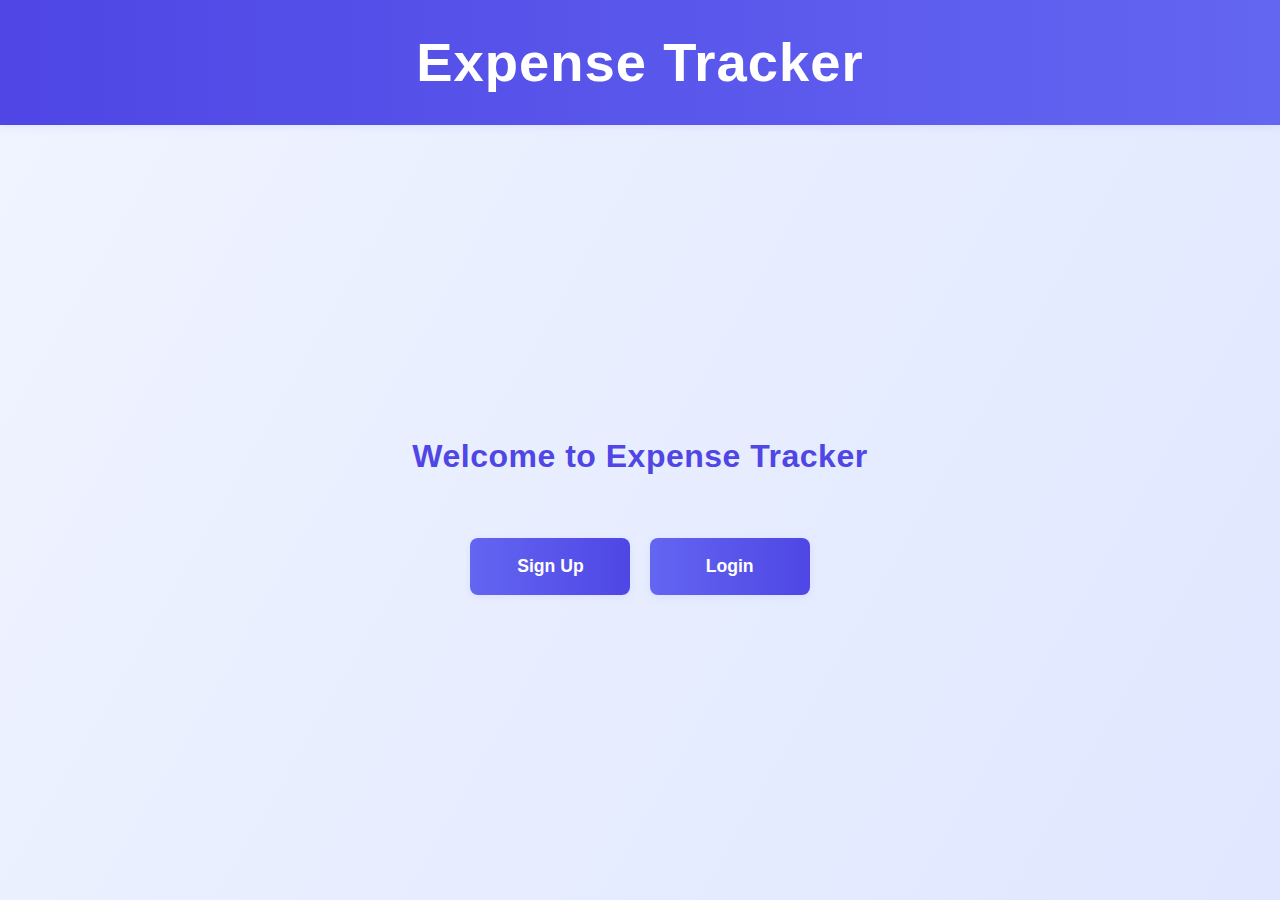
<file: index.html>
<!DOCTYPE html>
<html lang="en">
<head>
  <meta charset="UTF-8" />
  <title>Expense Tracker App</title>
  <meta name="viewport" content="width=device-width, initial-scale=1.0" />
  <link rel="stylesheet" href="common/header/header.css" />
  <style>
    html, body {
      height: 100vh;
      margin: 0;
      padding: 0;
      font-family: 'Segoe UI', Arial, sans-serif;
      background: linear-gradient(120deg, #f0f4ff 0%, #e0e7ff 100%);
    }
    body {
      min-height: 100vh;
      display: flex;
      flex-direction: column;
    }
    .header {
      flex-shrink: 0;
    }
    main {
      flex: 1 0 auto;
      display: flex;
      flex-direction: column;
      align-items: center;
      justify-content: center;
      background: transparent;
    }
    .button-row {
      display: flex;
      gap: 1.2rem;
      justify-content: center;
      margin-top: 1.5rem;
    }
    .main-btn {
      width: 160px;
      padding: 0.9rem 0;
      background: linear-gradient(90deg, #6366f1 0%, #4f46e5 100%);
      color: #fff;
      border-radius: 8px;
      text-decoration: none;
      font-weight: 600;
      font-size: 1.1rem;
      transition: background 0.2s;
      box-shadow: 0 2px 8px rgba(99, 102, 241, 0.10);
      text-align: center;
      border: none;
      display: inline-block;
    }
    .main-btn:hover {
      background: linear-gradient(90deg, #4f46e5 0%, #6366f1 100%);
    }
    h2 {
      color: #4f46e5;
      font-size: 2rem;
      font-weight: 700;
      margin-bottom: 2rem;
      letter-spacing: 0.5px;
    }
  </style>
</head>
<body>
  <div class="header">
    <h1>Expense Tracker</h1>
  </div>
  <main>
    <h2>Welcome to Expense Tracker</h2>
    <div class="button-row">
      <a href="/signup" class="main-btn">Sign Up</a>
      <a href="/login" class="main-btn">Login</a>
    </div>
  </main>
</body>
</html>
</file>
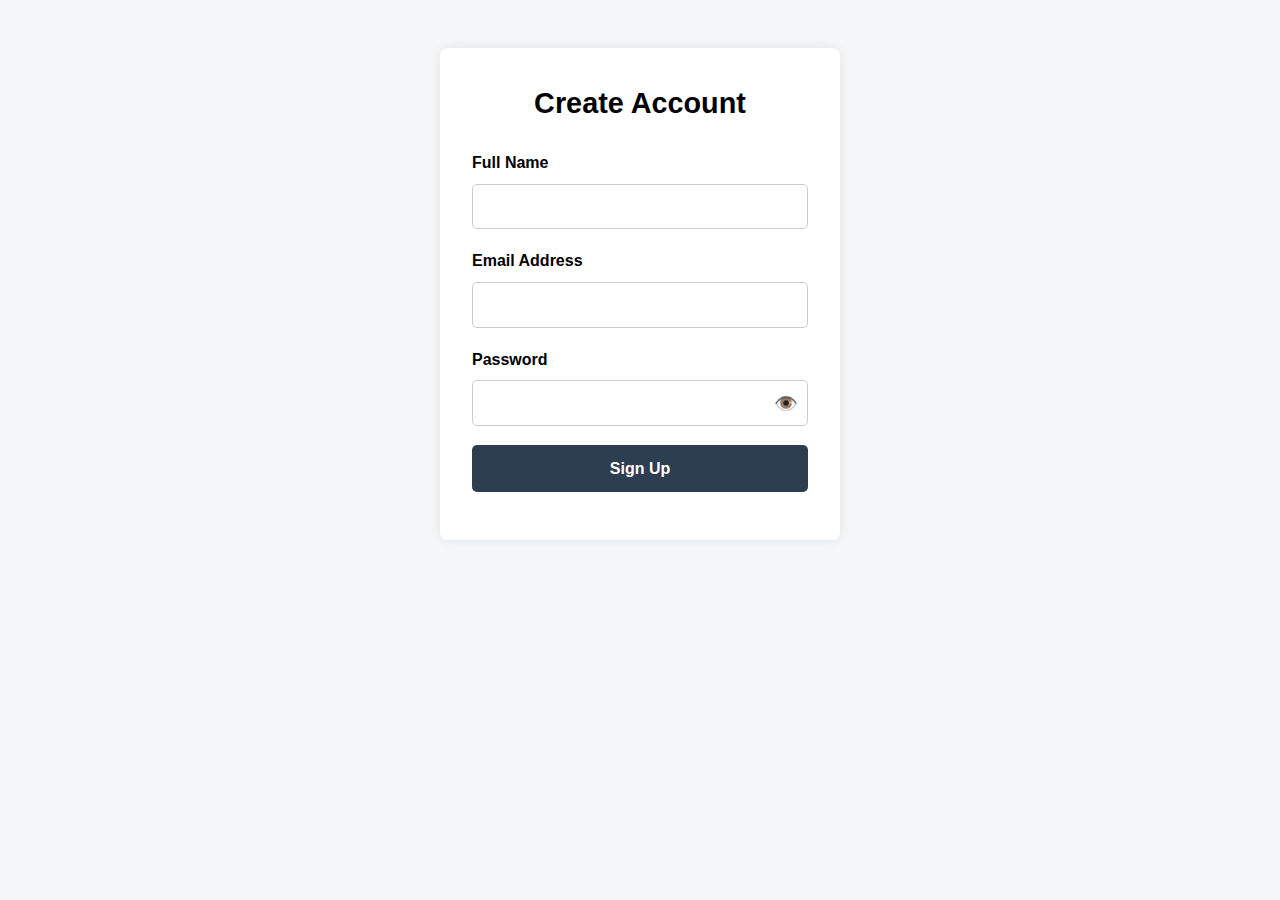
<file: signup.html>
<!DOCTYPE html>
<html lang="en">
<head>
  <meta charset="UTF-8" />
  <title>Signup - Expense Tracker</title>
  <link rel="stylesheet" href="styles/signup.css" />
  <meta name="viewport" content="width=device-width, initial-scale=1.0" />
</head>
<body>
  <!-- Header will be loaded dynamically -->
  <main class="signup-container">
    <form id="signup-form">
      <h2>Create Account</h2>

      <div class="form-group">
        <label for="name">Full Name</label>
        <input type="text" id="name" required />
      </div>

      <div class="form-group">
        <label for="email">Email Address</label>
        <input type="email" id="email" required />
      </div>

      <div class="form-group">
        <label for="password">Password</label>
        <div class="password-field">
          <input type="password" id="password" required />
          <button type="button" id="togglePassword">👁️</button>
        </div>
      </div>

      <button type="submit">Sign Up</button>
      <p class="message" id="signup-message"></p>
    </form>
  </main>
  <!-- Footer will be loaded dynamically -->

  <script src="js/layout.js"></script>
  <script src="js/signup.js"></script>
</body>
</html>
</file>
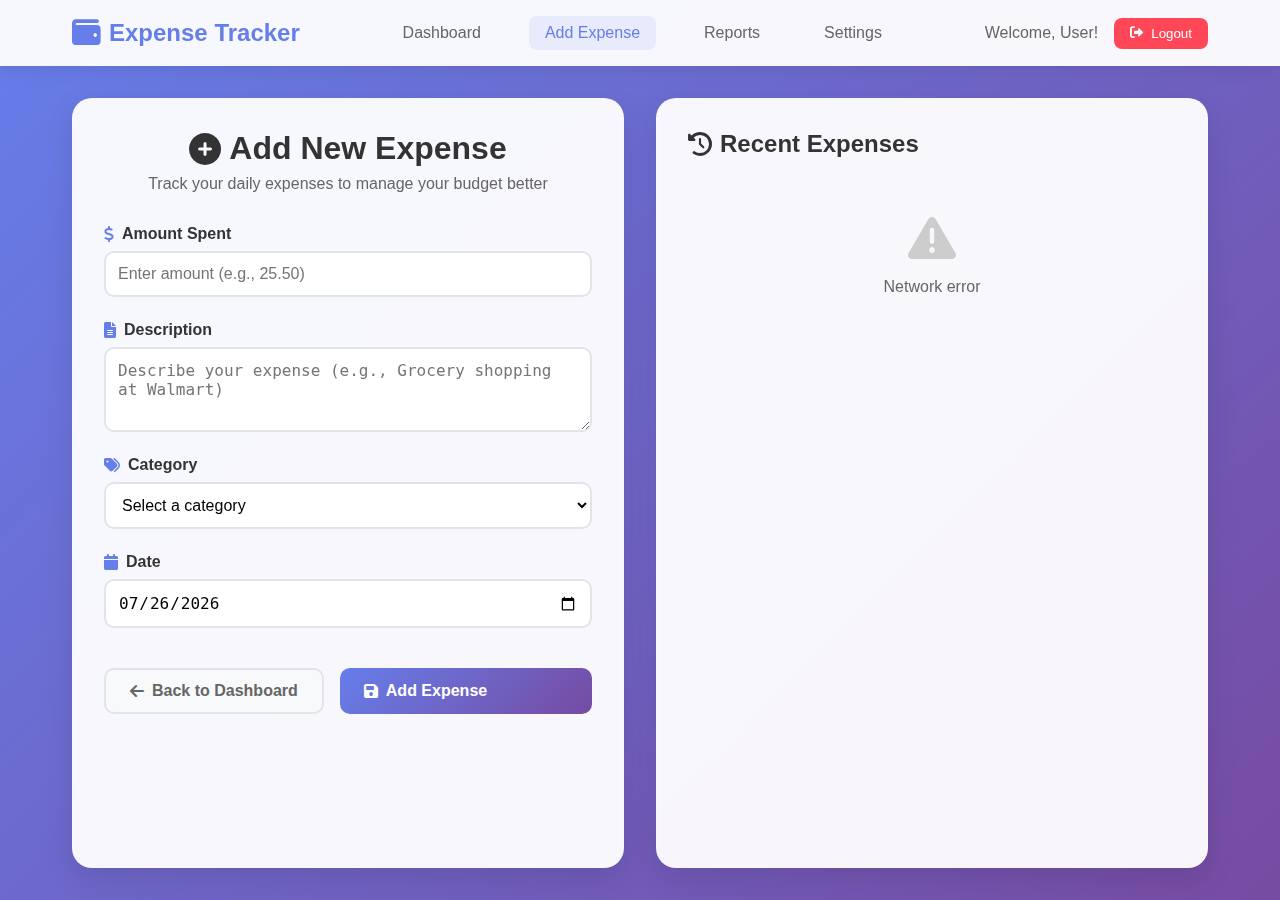
<file: pages/add-expense/add-expense.html>
<!DOCTYPE html>
<html lang="en">
<head>
    <meta charset="UTF-8">
    <meta name="viewport" content="width=device-width, initial-scale=1.0">
    <title>Add Expense - Expense Tracker</title>
    <link rel="stylesheet" href="/pages/add-expense/add-expense.css">
    <link href="https://cdnjs.cloudflare.com/ajax/libs/font-awesome/6.0.0/css/all.min.css" rel="stylesheet">
</head>
<body>
    <div class="container">
        <!-- Header -->
        <header class="header">
            <div class="header-content">
                <h1 class="logo">
                    <i class="fas fa-wallet"></i>
                    Expense Tracker
                </h1>
                <nav class="nav">
                    <a href="/home" class="nav-link">Dashboard</a>
                    <a href="/add-expense" class="nav-link active">Add Expense</a>
                    <a href="#" class="nav-link">Reports</a>
                    <a href="#" class="nav-link">Settings</a>
                </nav>
                <div class="user-menu">
                    <span class="user-name">Welcome, User!</span>
                    <button class="logout-btn" onclick="logout()">
                        <i class="fas fa-sign-out-alt"></i>
                        Logout
                    </button>
                </div>
            </div>
        </header>

        <!-- Main Content -->
        <main class="main-content">
            <div class="form-container">
                <div class="form-header">
                    <h2><i class="fas fa-plus-circle"></i> Add New Expense</h2>
                    <p>Track your daily expenses to manage your budget better</p>
                </div>

                <form id="expense-form" class="expense-form">
                    <div class="form-group">
                        <label for="amount">
                            <i class="fas fa-dollar-sign"></i>
                            Amount Spent
                        </label>
                        <input
                            type="number"
                            id="amount"
                            name="amount"
                            step="0.01"
                            min="0"
                            required
                            placeholder="Enter amount (e.g., 25.50)"
                        >
                    </div>

                    <div class="form-group">
                        <label for="description">
                            <i class="fas fa-file-alt"></i>
                            Description
                        </label>
                        <textarea
                            id="description"
                            name="description"
                            required
                            placeholder="Describe your expense (e.g., Grocery shopping at Walmart)"
                            rows="3"
                        ></textarea>
                    </div>

                    <div class="form-group">
                        <label for="category">
                            <i class="fas fa-tags"></i>
                            Category
                        </label>
                        <select id="category" name="category" required>
                            <option value="">Select a category</option>
                            <option value="Food">Food & Dining</option>
                            <option value="Transportation">Transportation</option>
                            <option value="Shopping">Shopping</option>
                            <option value="Entertainment">Entertainment</option>
                            <option value="Healthcare">Healthcare</option>
                            <option value="Education">Education</option>
                            <option value="Utilities">Utilities</option>
                            <option value="Salary">Salary/Income</option>
                            <option value="Other">Other</option>
                        </select>
                    </div>

                    <div class="form-group">
                        <label for="date">
                            <i class="fas fa-calendar"></i>
                            Date
                        </label>
                        <input
                            type="date"
                            id="date"
                            name="date"
                            required
                            value=""
                        >
                    </div>

                    <div class="form-actions">
                        <button type="button" class="btn-secondary" onclick="goBack()">
                            <i class="fas fa-arrow-left"></i>
                            Back to Dashboard
                        </button>
                        <button type="submit" class="btn-primary">
                            <i class="fas fa-save"></i>
                            Add Expense
                        </button>
                    </div>
                </form>

                <div id="message" class="message"></div>
            </div>

            <!-- Recent Expenses Section -->
            <div class="recent-expenses">
                <h3><i class="fas fa-history"></i> Recent Expenses</h3>
                <div id="expenses-list" class="expenses-list">
                    <!-- Expenses will be loaded here -->
                </div>
            </div>
        </main>
    </div>

    <script src="/pages/add-expense/add-expense.js"></script>
</body>
</html>
</file>
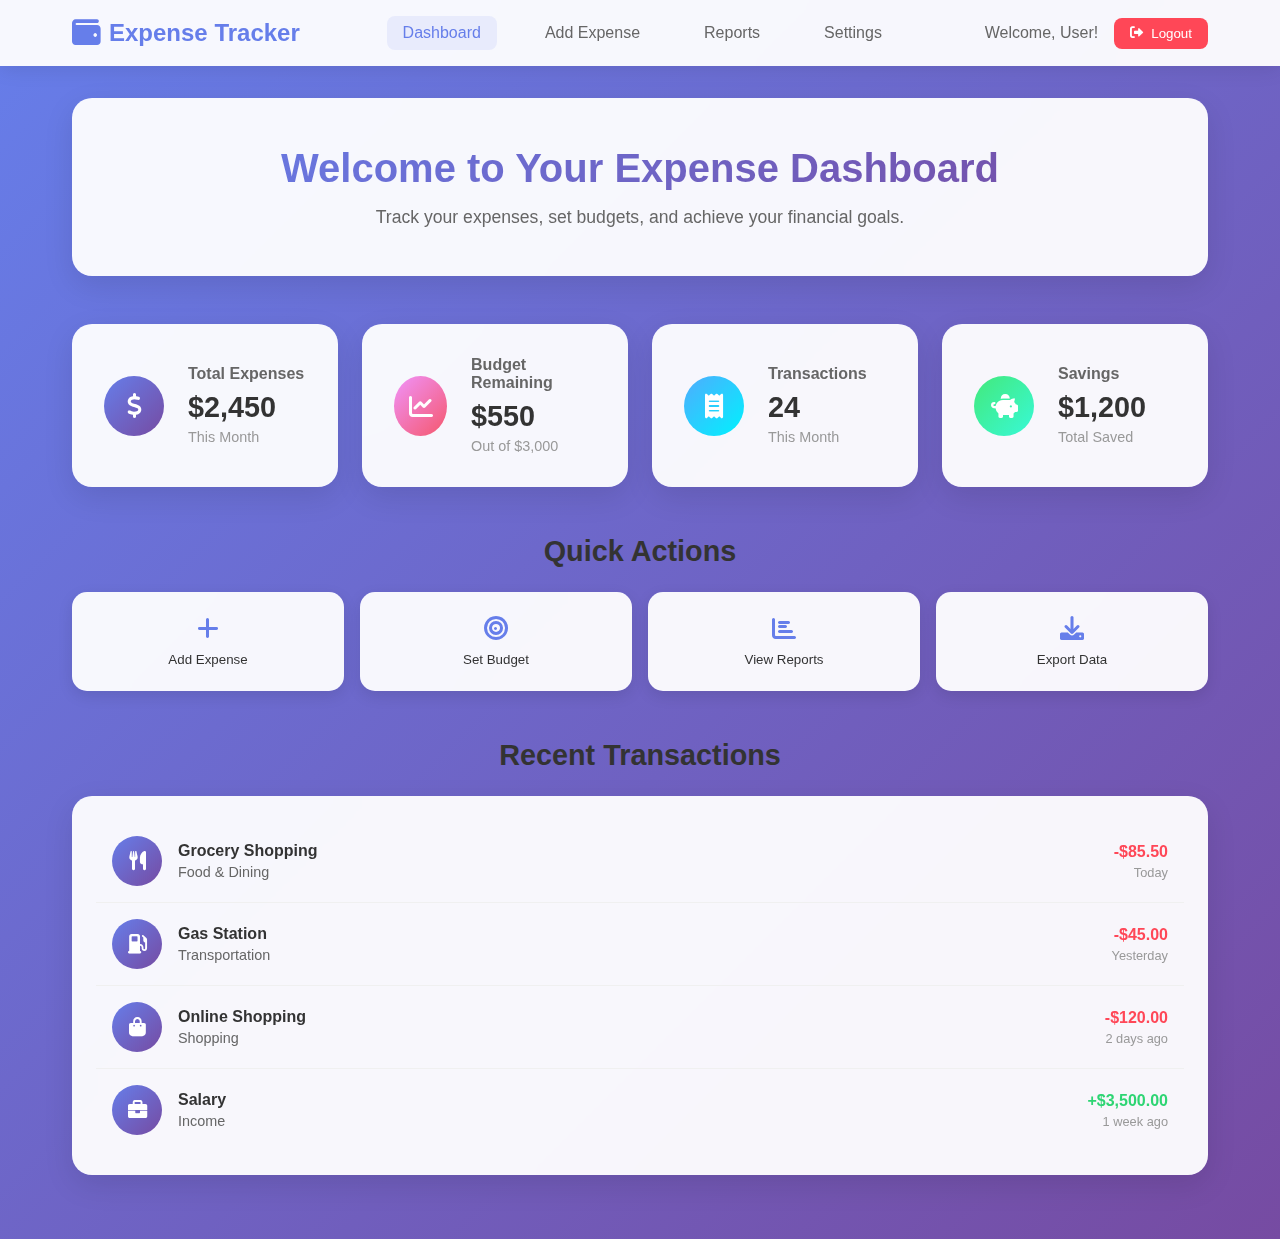
<file: pages/home/home.html>
<!DOCTYPE html>
<html lang="en">
<head>
    <meta charset="UTF-8">
    <meta name="viewport" content="width=device-width, initial-scale=1.0">
    <title>Expense Tracker - Home</title>
    <link rel="stylesheet" href="/pages/home/home.css">
    <link href="https://cdnjs.cloudflare.com/ajax/libs/font-awesome/6.0.0/css/all.min.css" rel="stylesheet">
</head>
<body>
    <div class="container">
        <!-- Header -->
        <header class="header">
            <div class="header-content">
                <h1 class="logo">
                    <i class="fas fa-wallet"></i>
                    Expense Tracker
                </h1>
                <nav class="nav">
                    <a href="#" class="nav-link active">Dashboard</a>
                    <a href="/add-expense" class="nav-link">Add Expense</a>
                    <a href="#" class="nav-link">Reports</a>
                    <a href="#" class="nav-link">Settings</a>
                </nav>
                <div class="user-menu">
                    <span class="user-name">Welcome, User!</span>
                    <button class="logout-btn" onclick="logout()">
                        <i class="fas fa-sign-out-alt"></i>
                        Logout
                    </button>
                </div>
            </div>
        </header>

        <!-- Main Content -->
        <main class="main-content">
            <!-- Welcome Section -->
            <section class="welcome-section">
                <div class="welcome-card">
                    <h2>Welcome to Your Expense Dashboard</h2>
                    <p>Track your expenses, set budgets, and achieve your financial goals.</p>
                </div>
            </section>

            <!-- Quick Stats -->
            <section class="stats-section">
                <div class="stats-grid">
                    <div class="stat-card">
                        <div class="stat-icon">
                            <i class="fas fa-dollar-sign"></i>
                        </div>
                        <div class="stat-content">
                            <h3>Total Expenses</h3>
                            <p class="stat-value">$2,450</p>
                            <span class="stat-period">This Month</span>
                        </div>
                    </div>

                    <div class="stat-card">
                        <div class="stat-icon">
                            <i class="fas fa-chart-line"></i>
                        </div>
                        <div class="stat-content">
                            <h3>Budget Remaining</h3>
                            <p class="stat-value">$550</p>
                            <span class="stat-period">Out of $3,000</span>
                        </div>
                    </div>

                    <div class="stat-card">
                        <div class="stat-icon">
                            <i class="fas fa-receipt"></i>
                        </div>
                        <div class="stat-content">
                            <h3>Transactions</h3>
                            <p class="stat-value">24</p>
                            <span class="stat-period">This Month</span>
                        </div>
                    </div>

                    <div class="stat-card">
                        <div class="stat-icon">
                            <i class="fas fa-piggy-bank"></i>
                        </div>
                        <div class="stat-content">
                            <h3>Savings</h3>
                            <p class="stat-value">$1,200</p>
                            <span class="stat-period">Total Saved</span>
                        </div>
                    </div>
                </div>
            </section>

            <!-- Quick Actions -->
            <section class="actions-section">
                <h2>Quick Actions</h2>
                <div class="actions-grid">
                    <button class="action-btn" onclick="addExpense()">
                        <i class="fas fa-plus"></i>
                        <span>Add Expense</span>
                    </button>
                    <button class="action-btn" onclick="setBudget()">
                        <i class="fas fa-bullseye"></i>
                        <span>Set Budget</span>
                    </button>
                    <button class="action-btn" onclick="viewReports()">
                        <i class="fas fa-chart-bar"></i>
                        <span>View Reports</span>
                    </button>
                    <button class="action-btn" onclick="exportData()">
                        <i class="fas fa-download"></i>
                        <span>Export Data</span>
                    </button>
                </div>
            </section>

            <!-- Recent Transactions -->
            <section class="transactions-section">
                <h2>Recent Transactions</h2>
                <div class="transactions-list">
                    <div class="transaction-item">
                        <div class="transaction-icon">
                            <i class="fas fa-utensils"></i>
                        </div>
                        <div class="transaction-details">
                            <h4>Grocery Shopping</h4>
                            <p>Food & Dining</p>
                        </div>
                        <div class="transaction-amount">
                            <span class="amount">-$85.50</span>
                            <span class="date">Today</span>
                        </div>
                    </div>

                    <div class="transaction-item">
                        <div class="transaction-icon">
                            <i class="fas fa-gas-pump"></i>
                        </div>
                        <div class="transaction-details">
                            <h4>Gas Station</h4>
                            <p>Transportation</p>
                        </div>
                        <div class="transaction-amount">
                            <span class="amount">-$45.00</span>
                            <span class="date">Yesterday</span>
                        </div>
                    </div>

                    <div class="transaction-item">
                        <div class="transaction-icon">
                            <i class="fas fa-shopping-bag"></i>
                        </div>
                        <div class="transaction-details">
                            <h4>Online Shopping</h4>
                            <p>Shopping</p>
                        </div>
                        <div class="transaction-amount">
                            <span class="amount">-$120.00</span>
                            <span class="date">2 days ago</span>
                        </div>
                    </div>

                    <div class="transaction-item">
                        <div class="transaction-icon">
                            <i class="fas fa-briefcase"></i>
                        </div>
                        <div class="transaction-details">
                            <h4>Salary</h4>
                            <p>Income</p>
                        </div>
                        <div class="transaction-amount">
                            <span class="amount income">+$3,500.00</span>
                            <span class="date">1 week ago</span>
                        </div>
                    </div>
                </div>
            </section>
        </main>
    </div>

    <script src="/pages/home/home.js"></script>
</body>
</html>
</file>
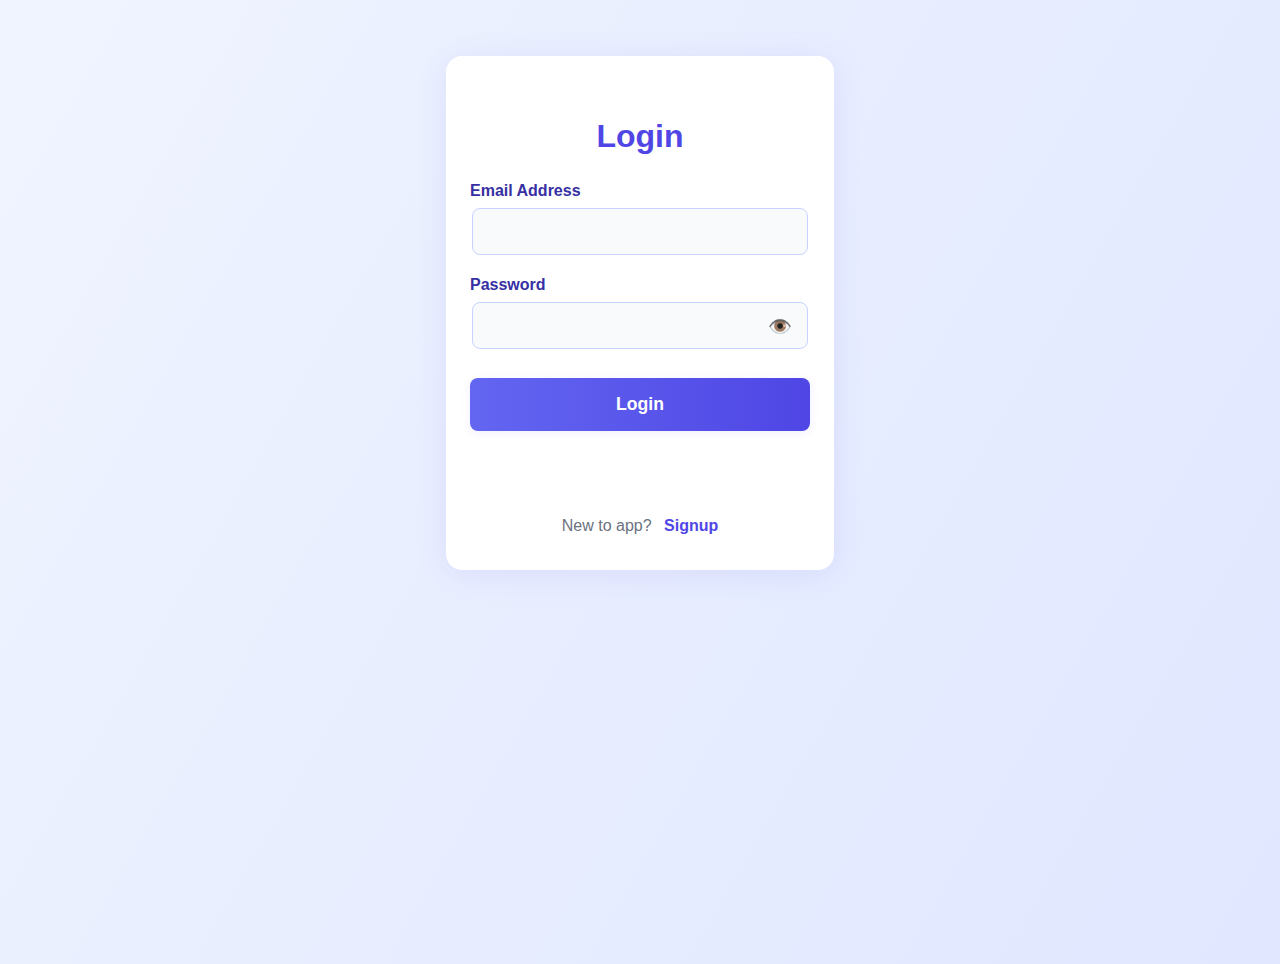
<file: pages/login/login.html>
<!DOCTYPE html>
<html lang="en">
<head>
  <meta charset="UTF-8" />
  <title>Login - Expense Tracker</title>
  <link rel="stylesheet" href="/pages/login/login.css" />
  <meta name="viewport" content="width=device-width, initial-scale=1.0" />
</head>
<body>
  <main class="form-container">
    <form id="login-form">
      <h2>Login</h2>
      <div class="form-group">
        <label for="email">Email Address</label>
        <input type="email" id="email" required />
      </div>
      <div class="form-group">
        <label for="password">Password</label>
        <div class="password-field">
          <input type="password" id="password" required />
          <button type="button" id="togglePassword">👁️</button>
        </div>
      </div>
      <button type="submit">Login</button>
      <p class="message" id="login-message"></p>
    </form>
    <div class="auth-links">
      <span>New to app?</span>
      <a href="/signup">Signup</a>
    </div>
  </main>
  <script src="/pages/login/login.js"></script>
</body>
</html>
</file>
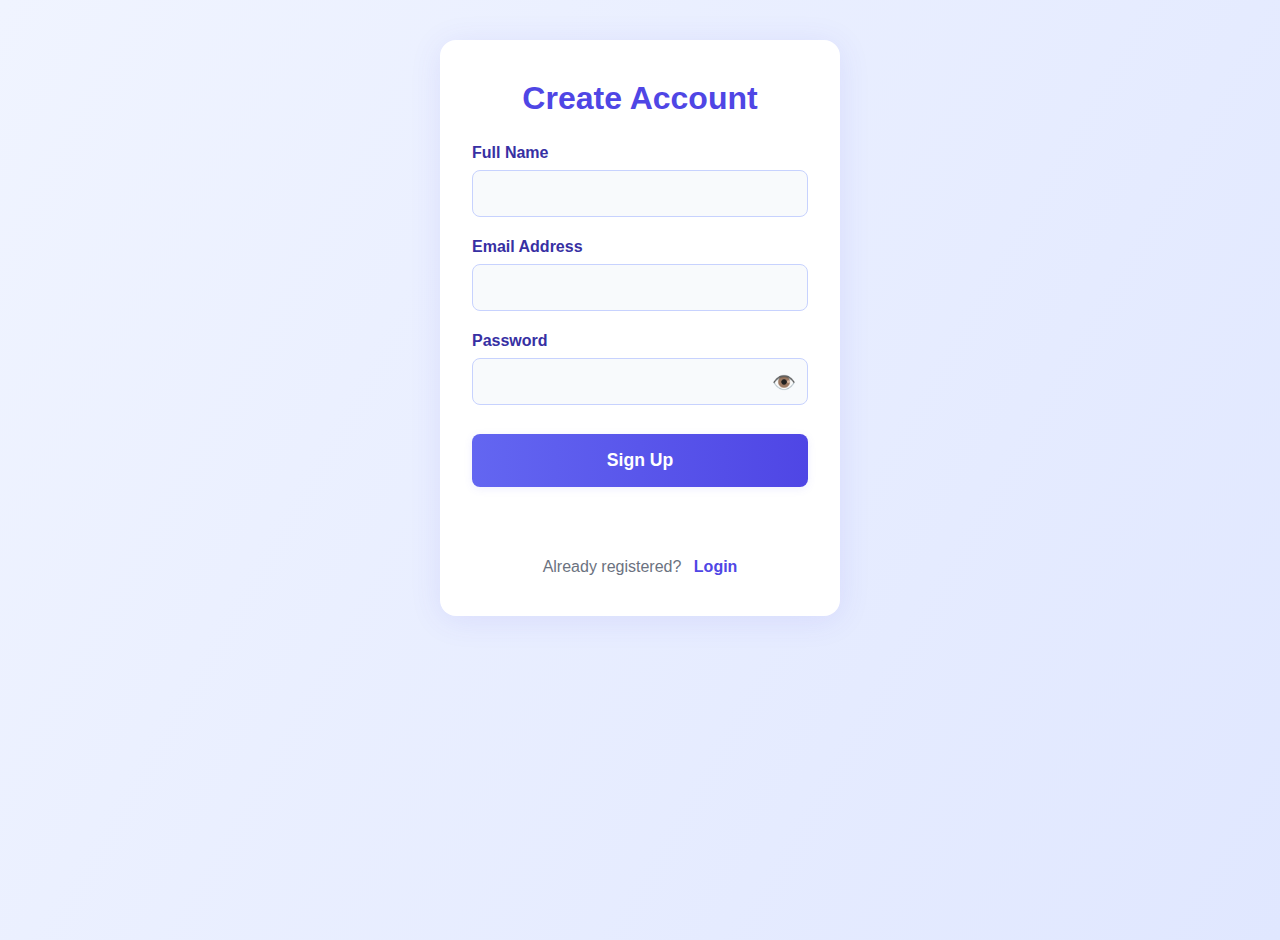
<file: pages/signup/signup.html>
<!DOCTYPE html>
<html lang="en">
<head>
  <meta charset="UTF-8" />
  <title>Signup - Expense Tracker</title>
  <link rel="stylesheet" href="/pages/signup/signup.css" />
  <meta name="viewport" content="width=device-width, initial-scale=1.0" />
</head>
<body>
  <main class="form-container">
    <form id="signup-form">
      <h2>Create Account</h2>
      <div class="form-group">
        <label for="name">Full Name</label>
        <input type="text" id="name" required />
      </div>
      <div class="form-group">
        <label for="email">Email Address</label>
        <input type="email" id="email" required />
      </div>
      <div class="form-group">
        <label for="password">Password</label>
        <div class="password-field">
          <input type="password" id="password" required />
          <button type="button" id="togglePassword">👁️</button>
        </div>
      </div>
      <button type="submit">Sign Up</button>
      <p class="message" id="signup-message"></p>
    </form>
    <div class="auth-links">
      <span>Already registered?</span>
      <a href="/login">Login</a>
    </div>
  </main>
  <script src="/pages/signup/signup.js"></script>
</body>
</html>
</file>
<file: pages/login/login.css>
body {
  font-family: 'Segoe UI', Arial, sans-serif;
  background: linear-gradient(120deg, #f0f4ff 0%, #e0e7ff 100%);
  min-height: 100vh;
}

.form-container {
  width: 100%;
  max-width: 340px;
  margin: 3.5rem auto;
  background: #fff;
  padding: 2.2rem 1.5rem;
  border-radius: 16px;
  box-shadow: 0 4px 32px rgba(79, 70, 229, 0.10);
  display: flex;
  flex-direction: column;
  align-items: center;
}

.form-container form {
  width: 100%;
  margin: 0 auto;
  display: flex;
  flex-direction: column;
  align-items: center;
}

.form-container h2 {
  text-align: center;
  margin-bottom: 1.7rem;
  color: #4f46e5;
  font-size: 2rem;
  font-weight: 700;
}

.form-group {
  margin-bottom: 1.3rem;
  width: 100%;
  display: flex;
  flex-direction: column;
  align-items: center;
}

label {
  display: block;
  font-weight: 600;
  margin-bottom: 0.5rem;
  color: #3730a3;
  width: 100%;
  text-align: left;
}

input[type="email"],
input[type="password"] {
  width: 90%;
  padding: 0.85rem;
  // padding-left: 0.3rem;
  font-size: 1rem;
  border: 1.5px solid #c7d2fe;
  border-radius: 8px;
  transition: border-color 0.3s;
  background: #f8fafc;
  margin: 0 auto;
  display: block;
}

input:focus {
  border-color: #6366f1;
  outline: none;
  background: #fff;
}

.password-field {
  position: relative;
  width: 100%;
}

.password-field button {
  position: absolute;
  top: 50%;
  right: 12px;
  transform: translateY(-50%);
  border: none;
  background: none;
  font-size: 1.2rem;
  cursor: pointer;
  color: #6366f1;
}

button[type="submit"] {
  width: 100%;
  padding: 1rem;
  background: linear-gradient(90deg, #6366f1 0%, #4f46e5 100%);
  color: #fff;
  font-weight: 700;
  font-size: 1.1rem;
  border: none;
  border-radius: 8px;
  cursor: pointer;
  margin-top: 0.5rem;
  transition: background 0.2s, box-shadow 0.2s;
  box-shadow: 0 2px 8px rgba(99, 102, 241, 0.10);
}

button[type="submit"]:hover {
  background: linear-gradient(90deg, #4f46e5 0%, #6366f1 100%);
  box-shadow: 0 4px 16px rgba(99, 102, 241, 0.15);
}

.message {
  text-align: center;
  margin-top: 1.2rem;
  color: #e11d48;
  min-height: 1.2em;
  font-size: 1rem;
}

.auth-links {
  margin-top: 2rem;
  text-align: center;
  font-size: 1rem;
  color: #6b7280;
}
.auth-links a {
  color: #4f46e5;
  text-decoration: none;
  font-weight: 600;
  margin-left: 0.5rem;
  transition: color 0.2s;
}
.auth-links a:hover {
  color: #3730a3;
}

@media (max-width: 600px) {
  .form-container {
    padding: 1.2rem;
    margin: 1rem;
    max-width: 98vw;
  }
  .form-container h2 {
    font-size: 1.4rem;
  }
}
</file>
<file: common/header/header.css>
/* Reset */
* {
  box-sizing: border-box;
  margin: 0;
  padding: 0;
}

body {
  font-family: 'Segoe UI', sans-serif;
  background-color: #f4f6f8;
  line-height: 1.6;
  padding: 1rem;
}

/* =========================
   Header (Navbar)
   ========================= */
header {
  background-color: #0d6efd;
  color: #fff;
  padding: 1rem 2rem;
  display: flex;
  justify-content: space-between;
  align-items: center;
  flex-wrap: wrap;
}

header .logo {
  font-size: 1.5rem;
  font-weight: bold;
}

header nav {
  display: flex;
  gap: 1.5rem;
}

header nav a {
  color: #fff;
  text-decoration: none;
  font-size: 1rem;
  transition: opacity 0.2s ease;
}

header nav a:hover {
  opacity: 0.8;
}

/* =========================
   Footer
   ========================= */
footer {
  background-color: #343a40;
  color: #fff;
  padding: 1.5rem 2rem;
  text-align: center;
  font-size: 0.9rem;
}

footer p {
  margin-bottom: 0.5rem;
}

footer a {
  color: #adb5bd;
  text-decoration: none;
}

footer a:hover {
  text-decoration: underline;
}

/* =========================
   Responsive: Mobile View
   ========================= */
@media (max-width: 768px) {
  header {
    flex-direction: column;
    align-items: flex-start;
  }

  header nav {
    flex-direction: column;
    gap: 0.8rem;
    width: 100%;
    margin-top: 1rem;
  }

  header .logo {
    font-size: 1.25rem;
  }

  footer {
    font-size: 0.85rem;
    padding: 1rem;
  }
}

.header {
  width: 100%;
  background: linear-gradient(90deg, #4f46e5 0%, #6366f1 100%);
  color: #fff;
  padding: 1.2rem 0;
  text-align: center;
  font-size: 1.7rem;
  font-weight: 700;
  letter-spacing: 1px;
  box-shadow: 0 2px 8px rgba(79, 70, 229, 0.08);
}
</file>
<file: styles/signup.css>
/* Base Reset */
* {
  box-sizing: border-box;
  margin: 0;
  padding: 0;
}

body {
  font-family: 'Segoe UI', sans-serif;
  background-color: #f4f6f8;
  line-height: 1.6;
  padding: 1rem;
}

/* Centered Signup Container */
.signup-container {
  max-width: 400px;
  margin: 2rem auto;
  background: #fff;
  padding: 2rem;
  box-shadow: 0 0 12px rgba(0, 0, 0, 0.08);
  border-radius: 8px;
}

/* Headline */
.signup-container h2 {
  text-align: center;
  margin-bottom: 1.5rem;
  font-size: 1.8rem;
}

/* Form Fields */
.form-group {
  margin-bottom: 1.2rem;
}

label {
  display: block;
  font-weight: 600;
  margin-bottom: 0.5rem;
}

input[type="text"],
input[type="email"],
input[type="password"] {
  width: 100%;
  padding: 0.8rem;
  font-size: 1rem;
  border: 1px solid #ccc;
  border-radius: 5px;
  transition: border-color 0.3s ease;
}

input:focus {
  border-color: #2c3e50;
  outline: none;
}

/* Password Toggle */
.password-field {
  position: relative;
}

.password-field button {
  position: absolute;
  top: 50%;
  right: 10px;
  transform: translateY(-50%);
  border: none;
  background: none;
  font-size: 1.2rem;
  cursor: pointer;
}

/* Submit Button */
button[type="submit"] {
  width: 100%;
  padding: 0.9rem;
  background-color: #2c3e50;
  color: white;
  font-weight: bold;
  font-size: 1rem;
  border: none;
  border-radius: 5px;
  cursor: pointer;
  transition: background 0.3s ease;
}

button[type="submit"]:hover {
  background-color: #1a252f;
}

/* Message Area */
.message {
  margin-top: 1rem;
  font-size: 0.95rem;
  text-align: center;
  color: red;
}

/* ✅ Mobile-Friendly Design */
@media (max-width: 600px) {
  .signup-container {
    padding: 1.2rem;
    margin: 1rem;
  }

  .signup-container h2 {
    font-size: 1.5rem;
  }

  input,
  button[type="submit"] {
    font-size: 1rem;
    padding: 0.75rem;
  }

  .password-field button {
    font-size: 1rem;
  }
}
</file>
<file: pages/add-expense/add-expense.css>
/* Reset and Base Styles */
* {
    margin: 0;
    padding: 0;
    box-sizing: border-box;
}

body {
    font-family: 'Segoe UI', Tahoma, Geneva, Verdana, sans-serif;
    background: linear-gradient(135deg, #667eea 0%, #764ba2 100%);
    min-height: 100vh;
    color: #333;
}

.container {
    min-height: 100vh;
    display: flex;
    flex-direction: column;
}

/* Header Styles */
.header {
    background: rgba(255, 255, 255, 0.95);
    backdrop-filter: blur(10px);
    box-shadow: 0 2px 20px rgba(0, 0, 0, 0.1);
    padding: 1rem 0;
    position: sticky;
    top: 0;
    z-index: 100;
}

.header-content {
    max-width: 1200px;
    margin: 0 auto;
    padding: 0 2rem;
    display: flex;
    justify-content: space-between;
    align-items: center;
}

.logo {
    display: flex;
    align-items: center;
    gap: 0.5rem;
    font-size: 1.5rem;
    font-weight: 700;
    color: #667eea;
}

.logo i {
    font-size: 1.8rem;
}

.nav {
    display: flex;
    gap: 2rem;
}

.nav-link {
    text-decoration: none;
    color: #666;
    font-weight: 500;
    padding: 0.5rem 1rem;
    border-radius: 8px;
    transition: all 0.3s ease;
}

.nav-link:hover,
.nav-link.active {
    color: #667eea;
    background: rgba(102, 126, 234, 0.1);
}

.user-menu {
    display: flex;
    align-items: center;
    gap: 1rem;
}

.user-name {
    font-weight: 500;
    color: #666;
}

.logout-btn {
    background: #ff4757;
    color: white;
    border: none;
    padding: 0.5rem 1rem;
    border-radius: 8px;
    cursor: pointer;
    display: flex;
    align-items: center;
    gap: 0.5rem;
    font-weight: 500;
    transition: all 0.3s ease;
}

.logout-btn:hover {
    background: #ff3742;
    transform: translateY(-2px);
}

/* Main Content */
.main-content {
    flex: 1;
    max-width: 1200px;
    margin: 0 auto;
    padding: 2rem;
    width: 100%;
    display: grid;
    grid-template-columns: 1fr 1fr;
    gap: 2rem;
}

/* Form Container */
.form-container {
    background: rgba(255, 255, 255, 0.95);
    backdrop-filter: blur(10px);
    border-radius: 20px;
    padding: 2rem;
    box-shadow: 0 10px 30px rgba(0, 0, 0, 0.1);
}

.form-header {
    text-align: center;
    margin-bottom: 2rem;
}

.form-header h2 {
    font-size: 2rem;
    color: #333;
    margin-bottom: 0.5rem;
    display: flex;
    align-items: center;
    justify-content: center;
    gap: 0.5rem;
}

.form-header p {
    color: #666;
    font-size: 1rem;
}

/* Form Styles */
.expense-form {
    display: flex;
    flex-direction: column;
    gap: 1.5rem;
}

.form-group {
    display: flex;
    flex-direction: column;
    gap: 0.5rem;
}

.form-group label {
    font-weight: 600;
    color: #333;
    display: flex;
    align-items: center;
    gap: 0.5rem;
}

.form-group label i {
    color: #667eea;
}

.form-group input,
.form-group textarea,
.form-group select {
    padding: 0.75rem;
    border: 2px solid #e1e5e9;
    border-radius: 10px;
    font-size: 1rem;
    transition: all 0.3s ease;
    background: white;
}

.form-group input:focus,
.form-group textarea:focus,
.form-group select:focus {
    outline: none;
    border-color: #667eea;
    box-shadow: 0 0 0 3px rgba(102, 126, 234, 0.1);
}

.form-group textarea {
    resize: vertical;
    min-height: 80px;
}

/* Button Styles */
.form-actions {
    display: flex;
    gap: 1rem;
    margin-top: 1rem;
}

.btn-primary,
.btn-secondary {
    padding: 0.75rem 1.5rem;
    border: none;
    border-radius: 10px;
    font-weight: 600;
    cursor: pointer;
    display: flex;
    align-items: center;
    gap: 0.5rem;
    transition: all 0.3s ease;
    font-size: 1rem;
}

.btn-primary {
    background: linear-gradient(135deg, #667eea, #764ba2);
    color: white;
    flex: 1;
}

.btn-primary:hover {
    transform: translateY(-2px);
    box-shadow: 0 5px 15px rgba(102, 126, 234, 0.3);
}

.btn-secondary {
    background: #f8f9fa;
    color: #666;
    border: 2px solid #e1e5e9;
}

.btn-secondary:hover {
    background: #e9ecef;
    transform: translateY(-2px);
}

/* Message Styles */
.message {
    margin-top: 1rem;
    padding: 1rem;
    border-radius: 10px;
    text-align: center;
    font-weight: 500;
    display: none;
}

.message.success {
    background: #d4edda;
    color: #155724;
    border: 1px solid #c3e6cb;
    display: block;
}

.message.error {
    background: #f8d7da;
    color: #721c24;
    border: 1px solid #f5c6cb;
    display: block;
}

/* Recent Expenses Section */
.recent-expenses {
    background: rgba(255, 255, 255, 0.95);
    backdrop-filter: blur(10px);
    border-radius: 20px;
    padding: 2rem;
    box-shadow: 0 10px 30px rgba(0, 0, 0, 0.1);
}

.recent-expenses h3 {
    font-size: 1.5rem;
    color: #333;
    margin-bottom: 1.5rem;
    display: flex;
    align-items: center;
    gap: 0.5rem;
}

.expenses-list {
    display: flex;
    flex-direction: column;
    gap: 1rem;
}

.expense-item {
    background: #f8f9fa;
    border-radius: 15px;
    padding: 1rem;
    border-left: 4px solid #667eea;
    transition: all 0.3s ease;
    position: relative;
}

.expense-item:hover {
    transform: translateX(5px);
    box-shadow: 0 5px 15px rgba(0, 0, 0, 0.1);
}

.expense-header {
    display: flex;
    justify-content: space-between;
    align-items: center;
    margin-bottom: 0.5rem;
}

.expense-amount {
    font-size: 1.2rem;
    font-weight: 700;
    color: #ff4757;
}

.expense-amount.income {
    color: #2ed573;
}

.expense-category {
    background: #667eea;
    color: white;
    padding: 0.25rem 0.75rem;
    border-radius: 20px;
    font-size: 0.8rem;
    font-weight: 500;
}

.expense-description {
    color: #666;
    margin-bottom: 0.5rem;
    font-size: 0.9rem;
}

.expense-date {
    color: #999;
    font-size: 0.8rem;
}

.delete-btn {
    position: absolute;
    top: 0.5rem;
    right: 0.5rem;
    background: #ff4757;
    color: white;
    border: none;
    width: 30px;
    height: 30px;
    border-radius: 50%;
    cursor: pointer;
    display: flex;
    align-items: center;
    justify-content: center;
    font-size: 0.8rem;
    transition: all 0.3s ease;
    opacity: 0;
}

.expense-item:hover .delete-btn {
    opacity: 1;
}

.delete-btn:hover {
    background: #ff3742;
    transform: scale(1.1);
}

/* Loading State */
.loading {
    text-align: center;
    color: #666;
    padding: 2rem;
}

/* Empty State */
.empty-state {
    text-align: center;
    color: #666;
    padding: 2rem;
}

.empty-state i {
    font-size: 3rem;
    color: #ccc;
    margin-bottom: 1rem;
}

/* Responsive Design */
@media (max-width: 768px) {
    .main-content {
        grid-template-columns: 1fr;
        padding: 1rem;
    }

    .header-content {
        flex-direction: column;
        gap: 1rem;
    }

    .nav {
        gap: 1rem;
    }

    .form-actions {
        flex-direction: column;
    }

    .expense-header {
        flex-direction: column;
        align-items: flex-start;
        gap: 0.5rem;
    }
}

@media (max-width: 480px) {
    .form-container,
    .recent-expenses {
        padding: 1.5rem;
    }

    .form-header h2 {
        font-size: 1.5rem;
    }
}
</file>
<file: pages/home/home.css>
/* Reset and Base Styles */
* {
    margin: 0;
    padding: 0;
    box-sizing: border-box;
}

body {
    font-family: 'Segoe UI', Tahoma, Geneva, Verdana, sans-serif;
    background: linear-gradient(135deg, #667eea 0%, #764ba2 100%);
    min-height: 100vh;
    color: #333;
}

.container {
    min-height: 100vh;
    display: flex;
    flex-direction: column;
}

/* Header Styles */
.header {
    background: rgba(255, 255, 255, 0.95);
    backdrop-filter: blur(10px);
    box-shadow: 0 2px 20px rgba(0, 0, 0, 0.1);
    padding: 1rem 0;
    position: sticky;
    top: 0;
    z-index: 100;
}

.header-content {
    max-width: 1200px;
    margin: 0 auto;
    padding: 0 2rem;
    display: flex;
    justify-content: space-between;
    align-items: center;
}

.logo {
    display: flex;
    align-items: center;
    gap: 0.5rem;
    font-size: 1.5rem;
    font-weight: 700;
    color: #667eea;
}

.logo i {
    font-size: 1.8rem;
}

.nav {
    display: flex;
    gap: 2rem;
}

.nav-link {
    text-decoration: none;
    color: #666;
    font-weight: 500;
    padding: 0.5rem 1rem;
    border-radius: 8px;
    transition: all 0.3s ease;
}

.nav-link:hover,
.nav-link.active {
    color: #667eea;
    background: rgba(102, 126, 234, 0.1);
}

.user-menu {
    display: flex;
    align-items: center;
    gap: 1rem;
}

.user-name {
    font-weight: 500;
    color: #666;
}

.logout-btn {
    background: #ff4757;
    color: white;
    border: none;
    padding: 0.5rem 1rem;
    border-radius: 8px;
    cursor: pointer;
    display: flex;
    align-items: center;
    gap: 0.5rem;
    font-weight: 500;
    transition: all 0.3s ease;
}

.logout-btn:hover {
    background: #ff3742;
    transform: translateY(-2px);
}

/* Main Content */
.main-content {
    flex: 1;
    max-width: 1200px;
    margin: 0 auto;
    padding: 2rem;
    width: 100%;
}

/* Welcome Section */
.welcome-section {
    margin-bottom: 3rem;
}

.welcome-card {
    background: rgba(255, 255, 255, 0.95);
    backdrop-filter: blur(10px);
    border-radius: 20px;
    padding: 3rem;
    text-align: center;
    box-shadow: 0 10px 30px rgba(0, 0, 0, 0.1);
}

.welcome-card h2 {
    font-size: 2.5rem;
    color: #333;
    margin-bottom: 1rem;
    background: linear-gradient(135deg, #667eea, #764ba2);
    -webkit-background-clip: text;
    -webkit-text-fill-color: transparent;
    background-clip: text;
}

.welcome-card p {
    font-size: 1.1rem;
    color: #666;
    max-width: 600px;
    margin: 0 auto;
}

/* Stats Section */
.stats-section {
    margin-bottom: 3rem;
}

.stats-grid {
    display: grid;
    grid-template-columns: repeat(auto-fit, minmax(250px, 1fr));
    gap: 1.5rem;
}

.stat-card {
    background: rgba(255, 255, 255, 0.95);
    backdrop-filter: blur(10px);
    border-radius: 20px;
    padding: 2rem;
    display: flex;
    align-items: center;
    gap: 1.5rem;
    box-shadow: 0 10px 30px rgba(0, 0, 0, 0.1);
    transition: transform 0.3s ease;
}

.stat-card:hover {
    transform: translateY(-5px);
}

.stat-icon {
    width: 60px;
    height: 60px;
    border-radius: 50%;
    display: flex;
    align-items: center;
    justify-content: center;
    font-size: 1.5rem;
    color: white;
}

.stat-card:nth-child(1) .stat-icon {
    background: linear-gradient(135deg, #667eea, #764ba2);
}

.stat-card:nth-child(2) .stat-icon {
    background: linear-gradient(135deg, #f093fb, #f5576c);
}

.stat-card:nth-child(3) .stat-icon {
    background: linear-gradient(135deg, #4facfe, #00f2fe);
}

.stat-card:nth-child(4) .stat-icon {
    background: linear-gradient(135deg, #43e97b, #38f9d7);
}

.stat-content h3 {
    font-size: 1rem;
    color: #666;
    margin-bottom: 0.5rem;
}

.stat-value {
    font-size: 1.8rem;
    font-weight: 700;
    color: #333;
    margin-bottom: 0.25rem;
}

.stat-period {
    font-size: 0.9rem;
    color: #999;
}

/* Actions Section */
.actions-section {
    margin-bottom: 3rem;
}

.actions-section h2 {
    font-size: 1.8rem;
    color: #333;
    margin-bottom: 1.5rem;
    text-align: center;
}

.actions-grid {
    display: grid;
    grid-template-columns: repeat(auto-fit, minmax(200px, 1fr));
    gap: 1rem;
}

.action-btn {
    background: rgba(255, 255, 255, 0.95);
    backdrop-filter: blur(10px);
    border: none;
    border-radius: 15px;
    padding: 1.5rem;
    display: flex;
    flex-direction: column;
    align-items: center;
    gap: 0.75rem;
    cursor: pointer;
    transition: all 0.3s ease;
    box-shadow: 0 5px 15px rgba(0, 0, 0, 0.1);
}

.action-btn:hover {
    transform: translateY(-3px);
    box-shadow: 0 10px 25px rgba(0, 0, 0, 0.15);
}

.action-btn i {
    font-size: 1.5rem;
    color: #667eea;
}

.action-btn span {
    font-weight: 500;
    color: #333;
}

/* Transactions Section */
.transactions-section {
    margin-bottom: 2rem;
}

.transactions-section h2 {
    font-size: 1.8rem;
    color: #333;
    margin-bottom: 1.5rem;
    text-align: center;
}

.transactions-list {
    background: rgba(255, 255, 255, 0.95);
    backdrop-filter: blur(10px);
    border-radius: 20px;
    padding: 1.5rem;
    box-shadow: 0 10px 30px rgba(0, 0, 0, 0.1);
}

.transaction-item {
    display: flex;
    align-items: center;
    gap: 1rem;
    padding: 1rem;
    border-bottom: 1px solid #f0f0f0;
    transition: background-color 0.3s ease;
}

.transaction-item:last-child {
    border-bottom: none;
}

.transaction-item:hover {
    background: rgba(102, 126, 234, 0.05);
    border-radius: 10px;
}

.transaction-icon {
    width: 50px;
    height: 50px;
    border-radius: 50%;
    display: flex;
    align-items: center;
    justify-content: center;
    font-size: 1.2rem;
    color: white;
    background: linear-gradient(135deg, #667eea, #764ba2);
}

.transaction-details {
    flex: 1;
}

.transaction-details h4 {
    font-size: 1rem;
    color: #333;
    margin-bottom: 0.25rem;
}

.transaction-details p {
    font-size: 0.9rem;
    color: #666;
}

.transaction-amount {
    text-align: right;
}

.amount {
    display: block;
    font-weight: 700;
    font-size: 1rem;
    color: #ff4757;
}

.amount.income {
    color: #2ed573;
}

.date {
    display: block;
    font-size: 0.8rem;
    color: #999;
    margin-top: 0.25rem;
}

/* Responsive Design */
@media (max-width: 768px) {
    .header-content {
        flex-direction: column;
        gap: 1rem;
    }

    .nav {
        gap: 1rem;
    }

    .main-content {
        padding: 1rem;
    }

    .welcome-card {
        padding: 2rem;
    }

    .welcome-card h2 {
        font-size: 2rem;
    }

    .stats-grid {
        grid-template-columns: 1fr;
    }

    .actions-grid {
        grid-template-columns: repeat(2, 1fr);
    }

    .transaction-item {
        flex-direction: column;
        text-align: center;
        gap: 0.5rem;
    }

    .transaction-amount {
        text-align: center;
    }
}

@media (max-width: 480px) {
    .actions-grid {
        grid-template-columns: 1fr;
    }

    .welcome-card h2 {
        font-size: 1.5rem;
    }
}
</file>
<file: pages/signup/signup.css>
/* Base Reset */
* {
  box-sizing: border-box;
  margin: 0;
  padding: 0;
}

body {
  font-family: 'Segoe UI', Arial, sans-serif;
  background: linear-gradient(120deg, #f0f4ff 0%, #e0e7ff 100%);
  min-height: 100vh;
}

.form-container {
  width: 100%;
  max-width: 400px;
  margin: 2.5rem auto;
  background: #fff;
  padding: 2.5rem 2rem;
  border-radius: 16px;
  box-shadow: 0 4px 32px rgba(79, 70, 229, 0.10);
  display: flex;
  flex-direction: column;
  align-items: center;
}

.form-container form {
  width: 100%;
}

.form-container h2 {
  text-align: center;
  margin-bottom: 1.7rem;
  color: #4f46e5;
  font-size: 2rem;
  font-weight: 700;
}

.form-group {
  margin-bottom: 1.3rem;
}

label {
  display: block;
  font-weight: 600;
  margin-bottom: 0.5rem;
  color: #3730a3;
}

input[type="text"],
input[type="email"],
input[type="password"] {
  width: 100%;
  padding: 0.85rem;
  font-size: 1rem;
  border: 1.5px solid #c7d2fe;
  border-radius: 8px;
  transition: border-color 0.3s;
  background: #f8fafc;
}

input:focus {
  border-color: #6366f1;
  outline: none;
  background: #fff;
}

.password-field {
  position: relative;
}

.password-field button {
  position: absolute;
  top: 50%;
  right: 12px;
  transform: translateY(-50%);
  border: none;
  background: none;
  font-size: 1.2rem;
  cursor: pointer;
  color: #6366f1;
}

button[type="submit"] {
  width: 100%;
  padding: 1rem;
  background: linear-gradient(90deg, #6366f1 0%, #4f46e5 100%);
  color: #fff;
  font-weight: 700;
  font-size: 1.1rem;
  border: none;
  border-radius: 8px;
  cursor: pointer;
  margin-top: 0.5rem;
  transition: background 0.2s, box-shadow 0.2s;
  box-shadow: 0 2px 8px rgba(99, 102, 241, 0.10);
}

button[type="submit"]:hover {
  background: linear-gradient(90deg, #4f46e5 0%, #6366f1 100%);
  box-shadow: 0 4px 16px rgba(99, 102, 241, 0.15);
}

.message {
  text-align: center;
  margin-top: 1.2rem;
  color: #e11d48;
  min-height: 1.2em;
  font-size: 1rem;
}

.auth-links {
  margin-top: 2rem;
  text-align: center;
  font-size: 1rem;
  color: #6b7280;
}
.auth-links a {
  color: #4f46e5;
  text-decoration: none;
  font-weight: 600;
  margin-left: 0.5rem;
  transition: color 0.2s;
}
.auth-links a:hover {
  color: #3730a3;
}

@media (max-width: 600px) {
  .form-container {
    padding: 1.2rem;
    margin: 1rem;
  }
  .form-container h2 {
    font-size: 1.4rem;
  }
}
</file>
